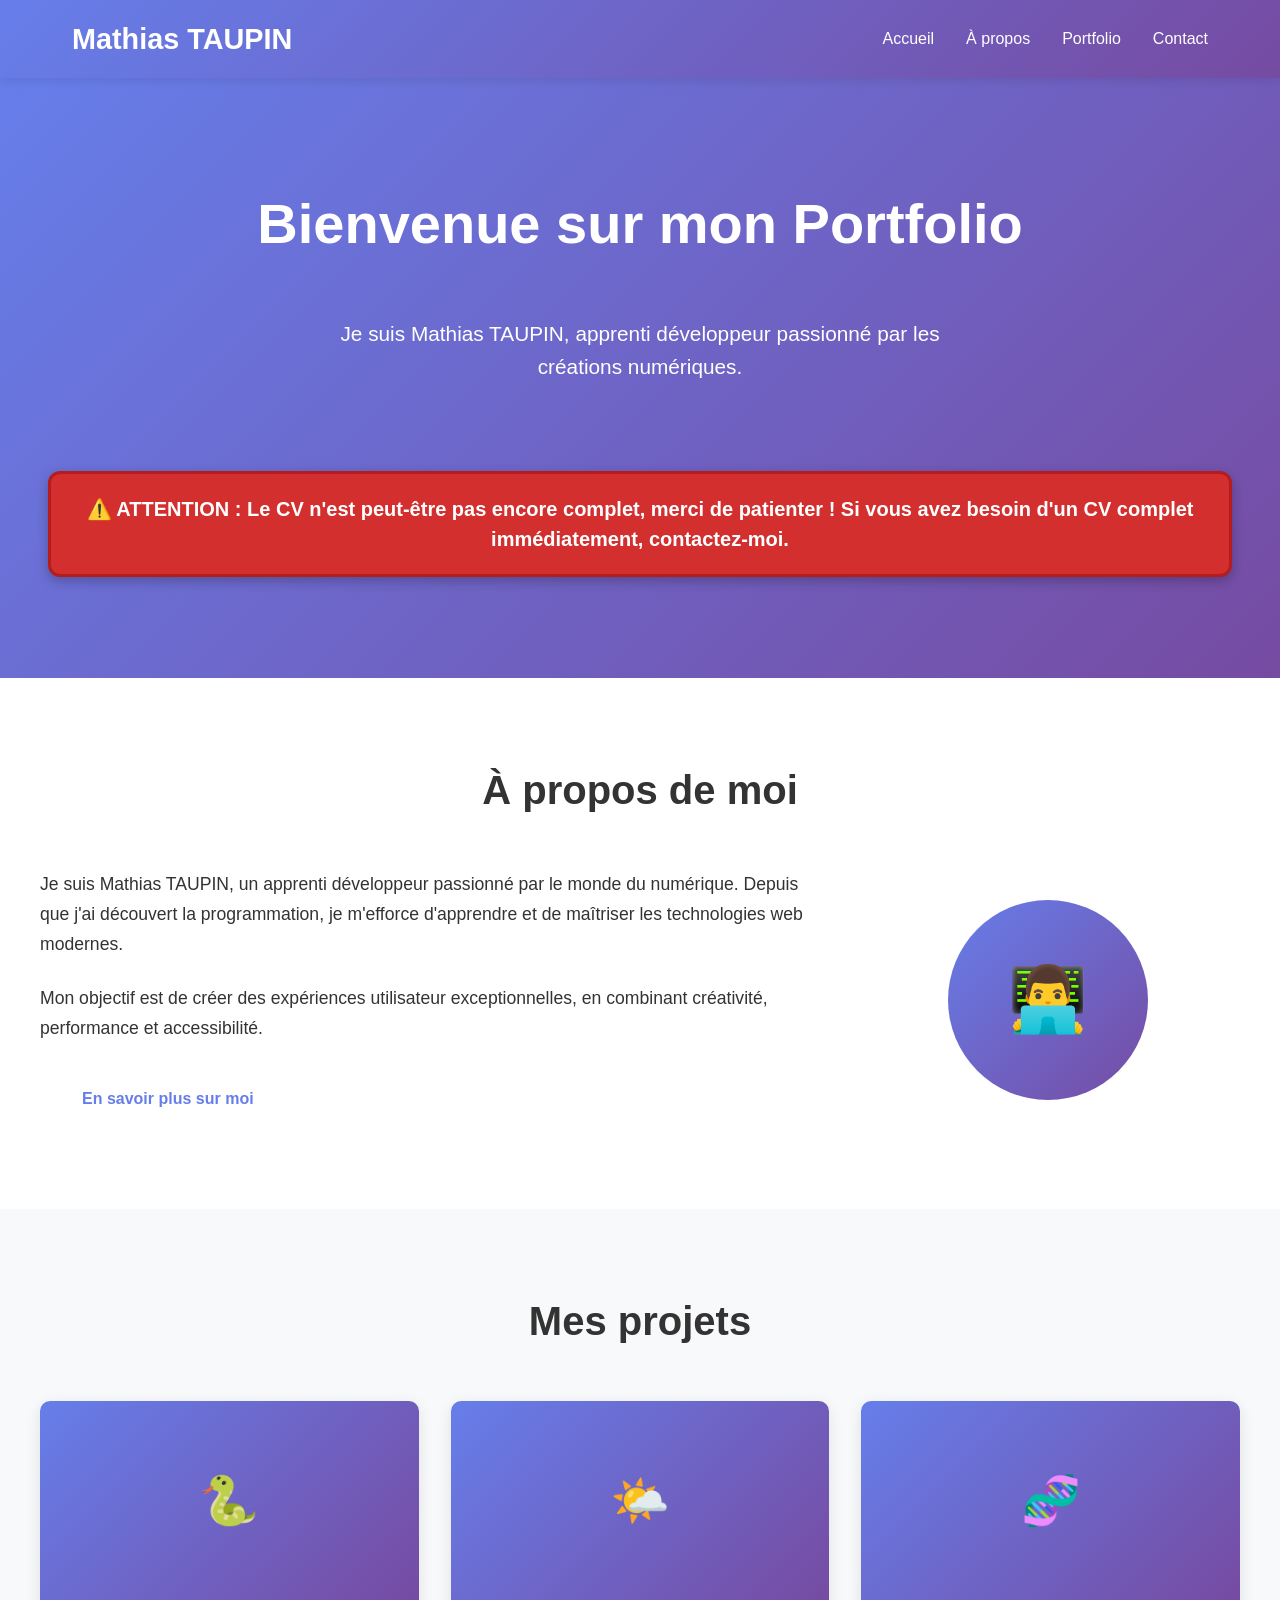
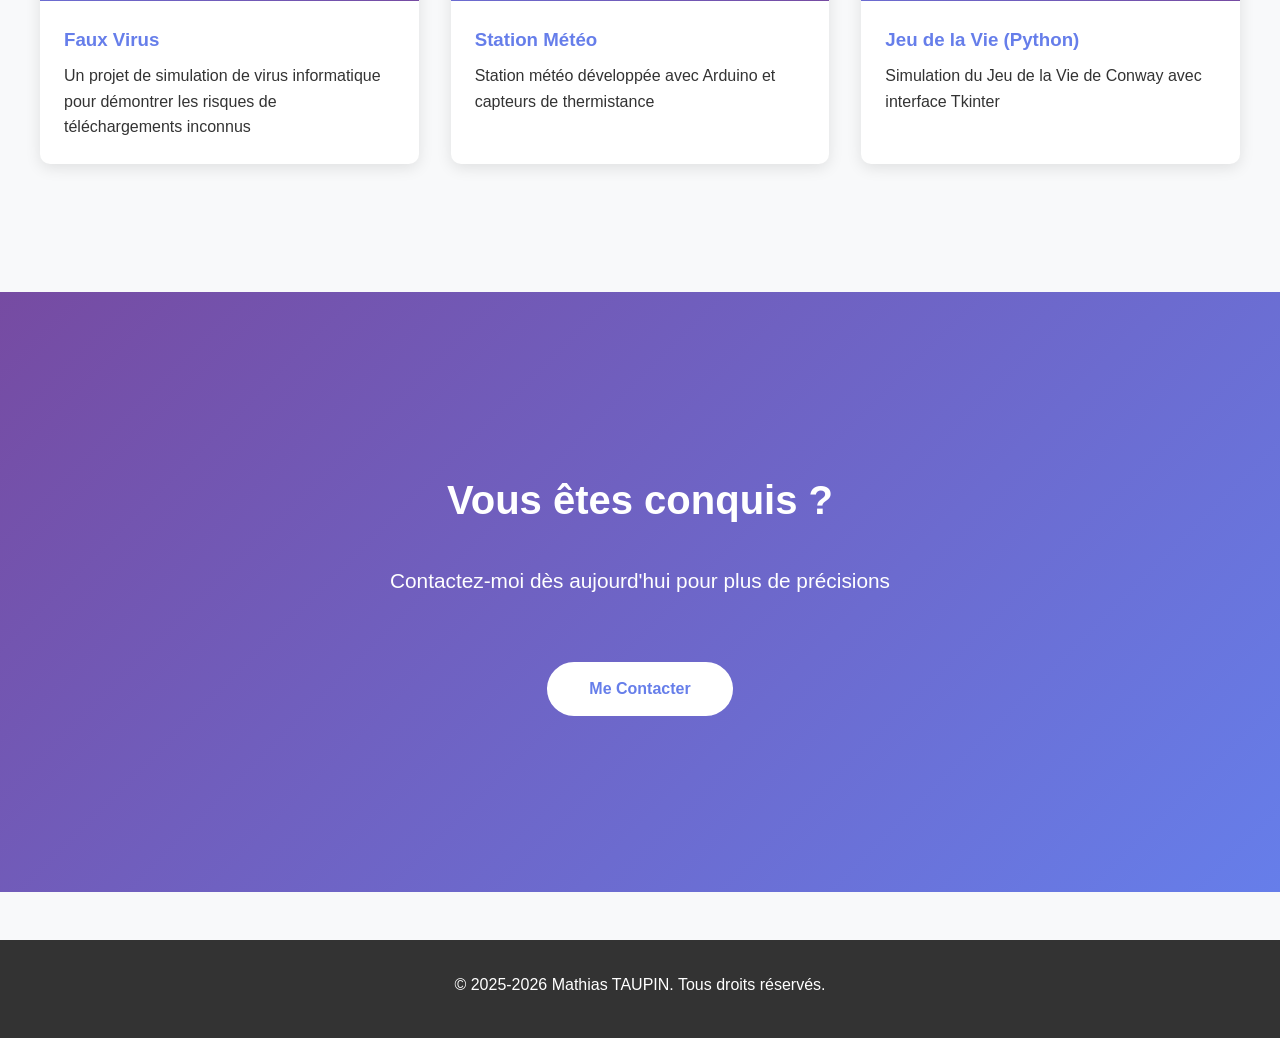
<file: index.html>
<!DOCTYPE html>
<html lang="fr">
<head>
    <meta charset="UTF-8">
    <meta name="viewport" content="width=device-width, initial-scale=1.0">
    <title>Portfolio Mathias TAUPIN</title>
    <link rel="stylesheet" href="css/styles.css">
</head>
<body>
    <!-- Header -->
    <header>
        
        <nav>
            <div class="logo">Mathias TAUPIN</div>
            <ul class="nav-links">
                <li><a onclick="scrollToSection('accueil')">Accueil</a></li>
                <li><a href="about/index.html">À propos</a></li>
                <li><a onclick="scrollToSection('portfolio')">Portfolio</a></li>
                <li><a href="contact/index.html">Contact</a></li>
            </ul>
            <button class="toggle-menu" onclick="toggleMenu()">☰</button>
        </nav>
    </header>

    <!-- Hero Section -->
    <section class="hero" id="accueil">
        <h1>Bienvenue sur mon Portfolio</h1>
        <p>Je suis Mathias TAUPIN, apprenti développeur passionné par les créations numériques.</p>
        <a href="contact/index.html" class="warning-banner" style="display: inline-block; max-width: 1200px; width: calc(100% - 2rem); margin: 1.5rem auto 0; padding: 1.25rem 2rem; background-color: #d32f2f; color: #fff; border: 3px solid #b71c1c; border-radius: 0.75rem; font-size: 1.25rem; font-weight: 700; box-shadow: 0 4px 12px rgba(0, 0, 0, 0.25); text-decoration: none; text-align: center; line-height: 1.5; box-sizing: border-box;">⚠️ ATTENTION : Le CV n'est peut-être pas encore complet, merci de patienter ! Si vous avez besoin d'un CV complet immédiatement, contactez-moi.</a>
    </section>

    <!-- About Section -->
    <section class="about">
        <div class="about-container">
            <h2 class="section-title">À propos de moi</h2>
            <div class="about-content">
                <div class="about-text">
                    <p>Je suis Mathias TAUPIN, un apprenti développeur passionné par le monde du numérique. Depuis que j'ai découvert la programmation, je m'efforce d'apprendre et de maîtriser les technologies web modernes.</p>
                    <p>Mon objectif est de créer des expériences utilisateur exceptionnelles, en combinant créativité, performance et accessibilité.</p>
                    <a href="about/index.html" class="cta-button">En savoir plus sur moi</a>
                </div>
                <div class="about-image">
                    <!-- Vous pouvez ajouter une photo ici -->
                    <div class="placeholder-image">👨‍💻</div>
                </div>
            </div>
        </div>
    </section>

    <!-- Portfolio Section -->
    <section class="portfolio" id="portfolio">
        <div class="portfolio-container">
            <h2 class="section-title">Mes projets</h2>
            <div class="portfolio-grid">
                <article class="portfolio-item" onclick="window.location.href='projects/01-faux-virus/index.html'">
                    <div class="portfolio-image">🐍</div>
                    <div class="portfolio-info">
                        <h3>Faux Virus</h3>
                        <p>Un projet de simulation de virus informatique pour démontrer les risques de téléchargements inconnus</p>
                    </div>
                </article>
                <article class="portfolio-item" onclick="window.location.href='projects/02-station-meteo/index.html'">
                    <div class="portfolio-image">🌤️</div>
                    <div class="portfolio-info">
                        <h3>Station Météo</h3>
                        <p>Station météo développée avec Arduino et capteurs de thermistance</p>
                    </div>
                </article>
                <article class="portfolio-item" onclick="window.location.href='projects/03-jeu-de-la-vie/index.html'">
                    <div class="portfolio-image">🧬</div>
                    <div class="portfolio-info">
                        <h3>Jeu de la Vie (Python)</h3>
                        <p>Simulation du Jeu de la Vie de Conway avec interface Tkinter</p>
                    </div>
                </article>
            </div>
        </div>
    </section>

    <!-- Contact Section -->
    <section class="hero" id="contact" style="background: linear-gradient(135deg, #764ba2 0%, #667eea 100%); margin-top: 3rem;">
        <h2 style="font-size: 2.5rem;">Vous êtes conquis ?</h2>
        <p>Contactez-moi dès aujourd'hui pour plus de précisions</p>
        <button class="cta-button" onclick="window.location.href='contact/index.html'">Me Contacter</button>
    </section>

    <!-- Footer -->
    <footer>
        <p>&copy; 2025-2026 Mathias TAUPIN. Tous droits réservés.</p>
    </footer>

    <script src="js/script.js"></script>
</body>
</html>
</file>
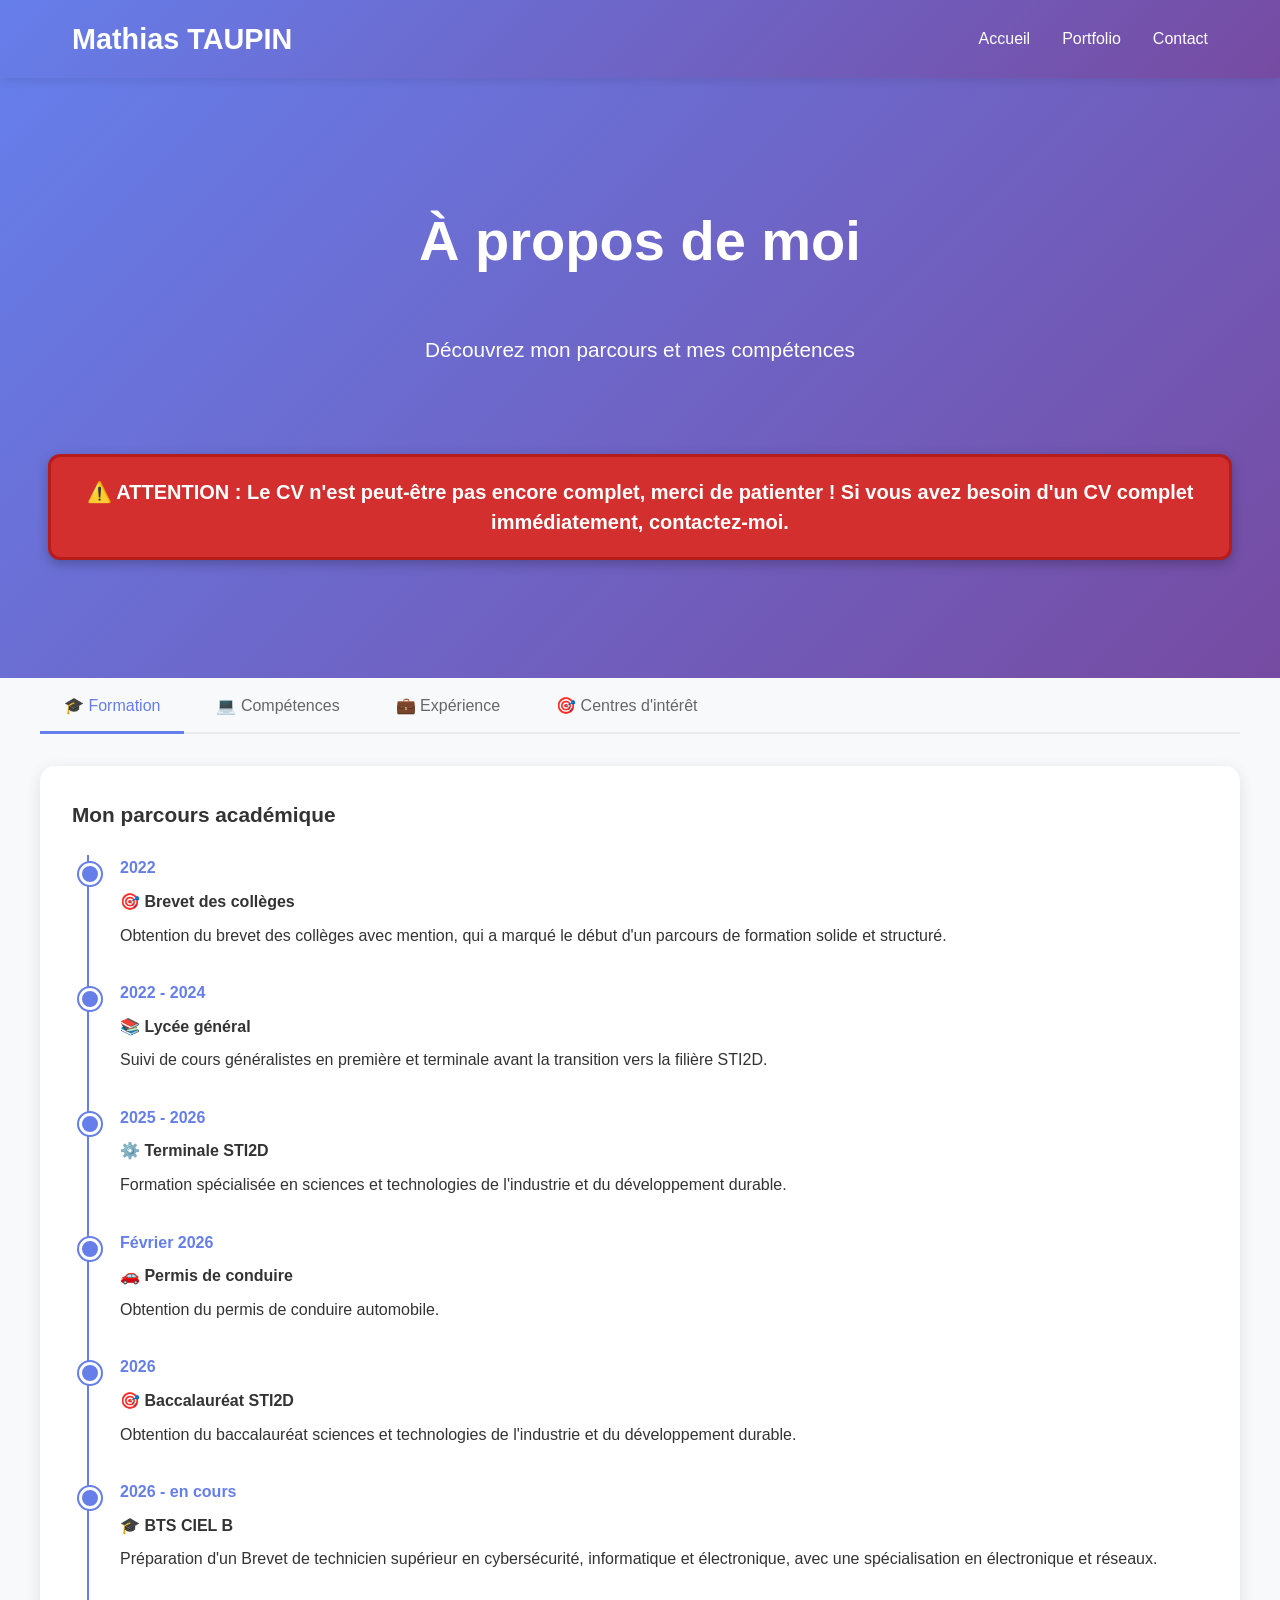
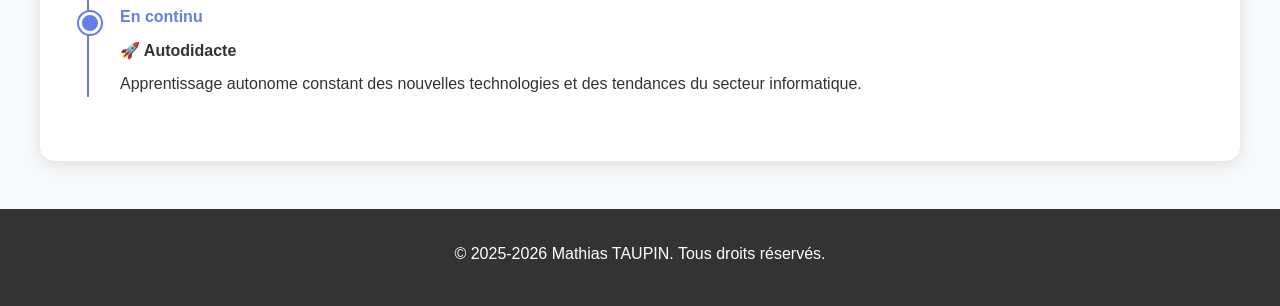
<file: about/index.html>
<!DOCTYPE html>
<html lang="fr">
<head>
    <meta charset="UTF-8">
    <meta name="viewport" content="width=device-width, initial-scale=1.0">
    <title>À propos - Mathias TAUPIN</title>
    <link rel="stylesheet" href="../css/styles.css">
    <link rel="stylesheet" href="css/about.css">
</head>
<body>
    <!-- Header -->
    <header>
        <nav>
            <div class="logo">Mathias TAUPIN</div>
            <ul class="nav-links">
                <li><a href="../index.html">Accueil</a></li>
                <li><a href="../index.html#portfolio">Portfolio</a></li>
                <li><a href="../contact/index.html">Contact</a></li>
            </ul>
            <button class="toggle-menu" onclick="toggleMenu()">☰</button>
        </nav>
    </header>

    <!-- Hero Section -->
    <section class="hero">
        <h1>À propos de moi</h1>
        <p>Découvrez mon parcours et mes compétences</p>
        <a href="../contact/index.html" class="warning-banner" style="display: inline-block; max-width: 1200px; width: calc(100% - 2rem); margin: 1.5rem auto 0; padding: 1.25rem 2rem; background-color: #d32f2f; color: #fff; border: 3px solid #b71c1c; border-radius: 0.75rem; font-size: 1.25rem; font-weight: 700; box-shadow: 0 4px 12px rgba(0, 0, 0, 0.25); text-decoration: none; text-align: center; line-height: 1.5; box-sizing: border-box;">⚠️ ATTENTION : Le CV n'est peut-être pas encore complet, merci de patienter ! Si vous avez besoin d'un CV complet immédiatement, contactez-moi.</a>

    </section>

    
    <!-- About Content -->
    <section class="about-details">
        <div class="about-container">
            <div class="tabs-container">
                <div class="tabs-nav">
                    <button class="tab-button active" onclick="switchTab('formation')">🎓 Formation</button>
                    <button class="tab-button" onclick="switchTab('competences')">💻 Compétences</button>
                    <button class="tab-button" onclick="switchTab('experience')">💼 Expérience</button>
                    <button class="tab-button" onclick="switchTab('interets')">🎯 Centres d'intérêt</button>
                </div>

            <div class="tabs-content">
                <div class="tab-content active" id="formation">
                    <h3>Mon parcours académique</h3>
                    <div class="timeline">
                        <div class="timeline-item">
                            <div class="timeline-date">2022</div>
                            <div class="timeline-content">
                                <h4>🎯 Brevet des collèges</h4>
                                <p>Obtention du brevet des collèges avec mention, qui a marqué le début d'un parcours de formation solide et structuré.</p>
                            </div>
                        </div>
                        <div class="timeline-item">
                            <div class="timeline-date">2022 - 2024</div>
                            <div class="timeline-content">
                                <h4>📚 Lycée général</h4>
                                <p>Suivi de cours généralistes en première et terminale avant la transition vers la filière STI2D.</p>
                            </div>
                        </div>
                        <div class="timeline-item">
                            <div class="timeline-date">2025 - 2026</div>
                            <div class="timeline-content">
                                <h4>⚙️ Terminale STI2D</h4>
                                <p>Formation spécialisée en sciences et technologies de l'industrie et du développement durable.</p>
                            </div>
                        </div>
                        <div class="timeline-item">
                            <div class="timeline-date">Février 2026</div>
                            <div class="timeline-content">
                                <h4>🚗 Permis de conduire</h4>
                                <p>Obtention du permis de conduire automobile.</p>
                            </div>
                        </div>
                        <div class="timeline-item">
                            <div class="timeline-date">2026</div>
                            <div class="timeline-content">
                                <h4>🎯 Baccalauréat STI2D</h4>
                                <p>Obtention du baccalauréat sciences et technologies de l'industrie et du développement durable.</p>
                            </div>
                        </div>
                        <div class="timeline-item">
                            <div class="timeline-date">2026 - en cours</div>
                            <div class="timeline-content">
                                <h4>🎓 BTS CIEL B</h4>
                                <p>Préparation d'un Brevet de technicien supérieur en cybersécurité, informatique et électronique, avec une spécialisation en électronique et réseaux.</p>
                            </div>
                        </div>
                        <div class="timeline-item">
                            <div class="timeline-date">En continu</div>
                            <div class="timeline-content">
                                <h4>🚀 Autodidacte</h4>
                                <p>Apprentissage autonome constant des nouvelles technologies et des tendances du secteur informatique.</p>
                            </div>
                        </div>
                    </div>
                </div>

                <div class="tab-content" id="competences">
                    <h3>Compétences techniques</h3>

                    <div class="competence-section">
                        <h4>💻 Technologies informatiques</h4>
                        <div class="skills-grid">
                            <div class="skill-category">
                                <h5>🧠 Langages de programmation</h5>
                                <ul>
                                    <li><strong>Programmation générale :</strong> Python, JavaScript, PHP, SQL</li>
                                    <li><strong>Web :</strong> HTML5, CSS3, JavaScript</li>
                                    <li><strong>Électronique / embarqué :</strong> Arduino, C++</li>
                                </ul>
                            </div>
                            <div class="skill-category">
                                <h5>🛠️ Outils et environnements</h5>
                                <ul>
                                    <li><strong>Versionnement :</strong> Git & GitHub</li>
                                    <li><strong>Éditeur :</strong> VS Code</li>
                                    <li><strong>Conteneurisation :</strong> Docker</li>
                                    <li><strong>Environnements :</strong> Windows, Linux (Ubuntu, Debian)</li>
                                </ul>
                            </div>
                        </div>
                    </div>

                    <div class="competence-section">
                        <h4>🔧 Systèmes et environnements</h4>
                        <div class="skills-grid">
                            <div class="skill-category">
                                <h5>💻 Systèmes d'exploitation</h5>
                                <ul>
                                    <li><strong>Principal :</strong> Windows</li>
                                    <li><strong>Secondaire :</strong> Linux (Ubuntu, Debian)</li>
                                </ul>
                            </div>
                        </div>
                    </div>

                    <div class="competence-section">
                        <h4>📈 Compétences transversales</h4>
                        <div class="skills-grid">
                            <div class="skill-category">
                                <h5>🤝 Compétences personnelles</h5>
                                <ul>
                                    <li>Résolution de problèmes</li>
                                    <li>Travail en équipe</li>
                                    <li>Apprentissage autonome</li>
                                    <li>Communication technique</li>
                                </ul>
                            </div>
                        </div>
                    </div>
                </div>

                <div class="tab-content" id="experience">
                    <h3>Mon expérience professionnelle</h3>
                    <div class="timeline">
                        <div class="timeline-item">
                            <div class="timeline-date">2020</div>
                            <div class="timeline-content">
                                <h4>🏭 Stage de découverte - SAS BOUTTE</h4>
                                <p>Stage d'une semaine pour découvrir le monde professionnel et les métiers de l'industrie.</p>
                            </div>
                        </div>
                        <div class="timeline-item">
                            <div class="timeline-date">2022</div>
                            <div class="timeline-content">
                                <h4>🏭 Stage de découverte - SAS BOUTTE</h4>
                                <p>Deuxième stage de découverte d'une semaine pour approfondir mes connaissances du secteur industriel.</p>
                            </div>
                        </div>
                        <div class="timeline-item">
                            <div class="timeline-date">2024</div>
                            <div class="timeline-content">
                                <h4>📦 Travail d'été - SAS BOUTTE</h4>
                                <p>Travail saisonnier d'une semaine en tant que manutentionnaire, permettant de développer le sens des responsabilités et le travail d'équipe.</p>
                            </div>
                        </div>
                        <div class="timeline-item">
                            <div class="timeline-date">2025</div>
                            <div class="timeline-content">
                                <h4>🔧 Contrat temporaire - Lenne Création</h4>
                                <p>Contrat de deux semaines pendant les vacances scolaires en tant qu'aide monteur, expérience enrichissante dans le domaine de la création et de l'assemblage.</p>
                            </div>
                        </div>
                        <div class="timeline-item">
                            <div class="timeline-date">2025</div>
                            <div class="timeline-content">
                                <h4>📦 Travail d'été - SAS BOUTTE</h4>
                                <p>Travail saisonnier de deux semaines en tant que préparateur de commandes, permettant de développer le sens des responsabilités et le travail d'équipe.</p>
                            </div>
                        </div>
                        <div class="timeline-item">
                            <div class="timeline-date">2026</div>
                            <div class="timeline-content">
                                <h4>🔧 Contrat temporaire - Lenne Création</h4>
                                <p>Contrat de trois semaines pendant les vacances scolaires en tant qu'aide monteur, expérience enrichissante dans le domaine de la création et de l'assemblage.</p>
                            </div>
                        </div>
                        <div class="timeline-item">
                            <div class="timeline-date">2026</div>
                            <div class="timeline-content">
                                <h4>📦 Travail d'été - SAS BOUTTE</h4>
                                <p>Travail saisonnier d'un mois en tant que manutentionnaire, permettant de développer le sens des responsabilités et le travail d'équipe.</p>
                            </div>
                        </div>
                    </div>
                </div>

                <div class="tab-content" id="interets">
                    <h3>Ce qui me passionne</h3>
                    <div class="interests-grid">
                        <div class="interest-item">
                            <span class="interest-icon">⚙</span>
                            <h4>Électronique & Bricolage</h4>
                            <p>Expérimentation avec Arduino, Raspberry Pi et projets DIY technologiques.</p>
                        </div>
                        <div class="interest-item">
                            <span class="interest-icon">◊</span>
                            <h4>Jeux vidéo</h4>
                            <p>Passionné par les jeux vidéo, leur mécanique et leur développement.</p>
                        </div>
                        <div class="interest-item">
                            <span class="interest-icon">♻️</span>
                            <h4>Technologies durables</h4>
                            <p>Intérêt pour les solutions technologiques respectueuses de l'environnement.</p>
                        </div>
                        <div class="interest-item">
                            <span class="interest-icon">✦</span>
                            <h4>Sports & Activités</h4>
                            <p>Pratique régulière d'activités sportives pour l'équilibre et la forme physique.</p>
                        </div>
                        <div class="interest-item">
                            <span class="interest-icon">♫</span>
                            <h4>Musique & Culture</h4>
                            <p>Écoute et découverte de nouveaux artistes et genres musicaux.</p>
                        </div>
                    </div>
                </div>
            </div>
        </div>
    </section>

    <!-- Footer -->
    <footer>
        <p>&copy; 2025-2026 Mathias TAUPIN. Tous droits réservés.</p>
    </footer>

    <script src="../js/script.js"></script>
    <script src="js/about.js"></script>
</body>
</html>
</file>
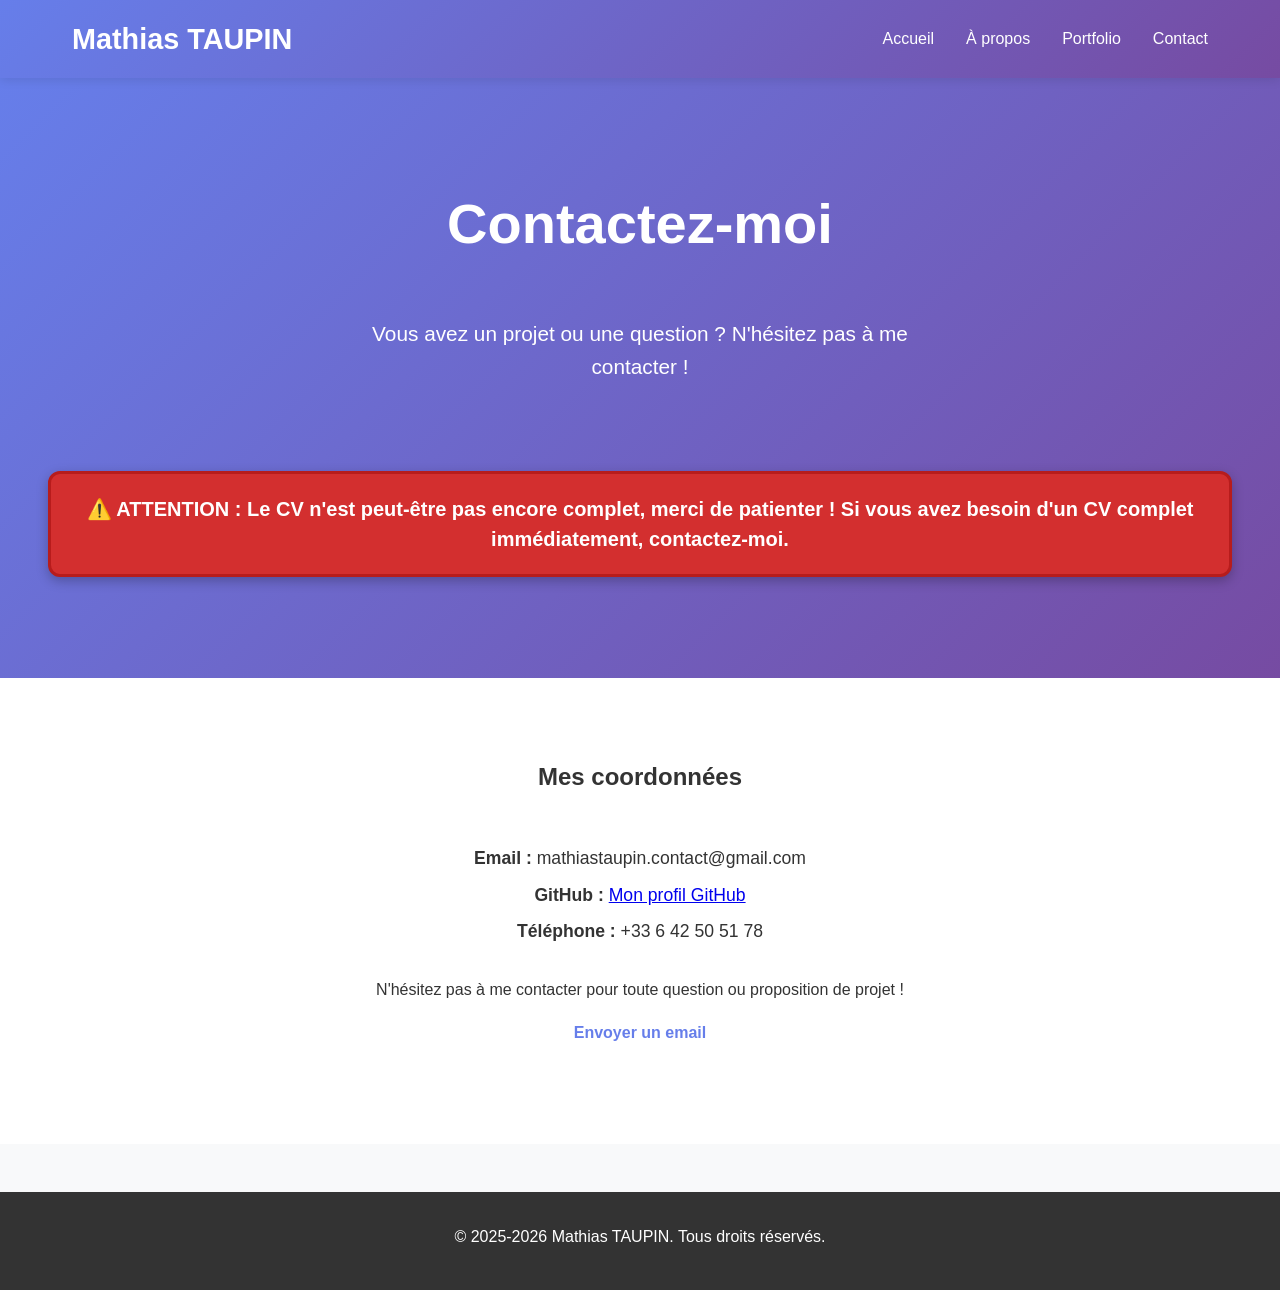
<file: contact/index.html>
<!DOCTYPE html>
<html lang="fr">
<head>
    <meta charset="UTF-8">
    <meta name="viewport" content="width=device-width, initial-scale=1.0">
    <title>Contact - Mathias TAUPIN</title>
    <link rel="stylesheet" href="../css/styles.css">
    <link rel="stylesheet" href="css/contact.css">
</head>
<body>
    <!-- Header -->
    <header>
        <nav>
            <div class="logo">Mathias TAUPIN</div>
            <ul class="nav-links">
                <li><a href="../index.html">Accueil</a></li>
                <li><a href="../about/index.html">À propos</a></li>
                <li><a href="../index.html#portfolio">Portfolio</a></li>
                <li><a href="../index.html#contact">Contact</a></li>
            </ul>
            <button class="toggle-menu" onclick="toggleMenu()">☰</button>
        </nav>
    </header>

    <!-- Hero Section -->
    <section class="hero">
        <h1>Contactez-moi</h1>
        <p>Vous avez un projet ou une question ? N'hésitez pas à me contacter !</p>
        <a href="../contact/index.html" class="warning-banner" style="display: inline-block; max-width: 1200px; width: calc(100% - 2rem); margin: 1.5rem auto 0; padding: 1.25rem 2rem; background-color: #d32f2f; color: #fff; border: 3px solid #b71c1c; border-radius: 0.75rem; font-size: 1.25rem; font-weight: 700; box-shadow: 0 4px 12px rgba(0, 0, 0, 0.25); text-decoration: none; text-align: center; line-height: 1.5; box-sizing: border-box;">⚠️ ATTENTION : Le CV n'est peut-être pas encore complet, merci de patienter ! Si vous avez besoin d'un CV complet immédiatement, contactez-moi.</a>
    </section>

    

    <!-- Contact Info -->
    <section class="contact-form">
        <div class="contact-container">
            <h2>Mes coordonnées</h2>
            <div class="contact-info">
                <p><strong>Email :</strong> mathiastaupin.contact@gmail.com</p>
                <p><strong>GitHub :</strong> <a href="https://github.com/MathiasTaupin" target="_blank">Mon profil GitHub</a></p>
                <p><strong>Téléphone :</strong> +33 6 42 50 51 78</p>
            </div>
            
            <div style="text-align: center; margin-top: 2rem;">
                <p>N'hésitez pas à me contacter pour toute question ou proposition de projet !</p>
                <a href="mailto:mathiastaupin.contact@gmail.com" class="cta-button">Envoyer un email</a>
            </div>
        </div>
    </section>

    <!-- Footer -->
    <footer>
        <p>&copy; 2025-2026 Mathias TAUPIN. Tous droits réservés.</p>
    </footer>

    <script src="../js/script.js"></script>
</body>
</html>
</file>
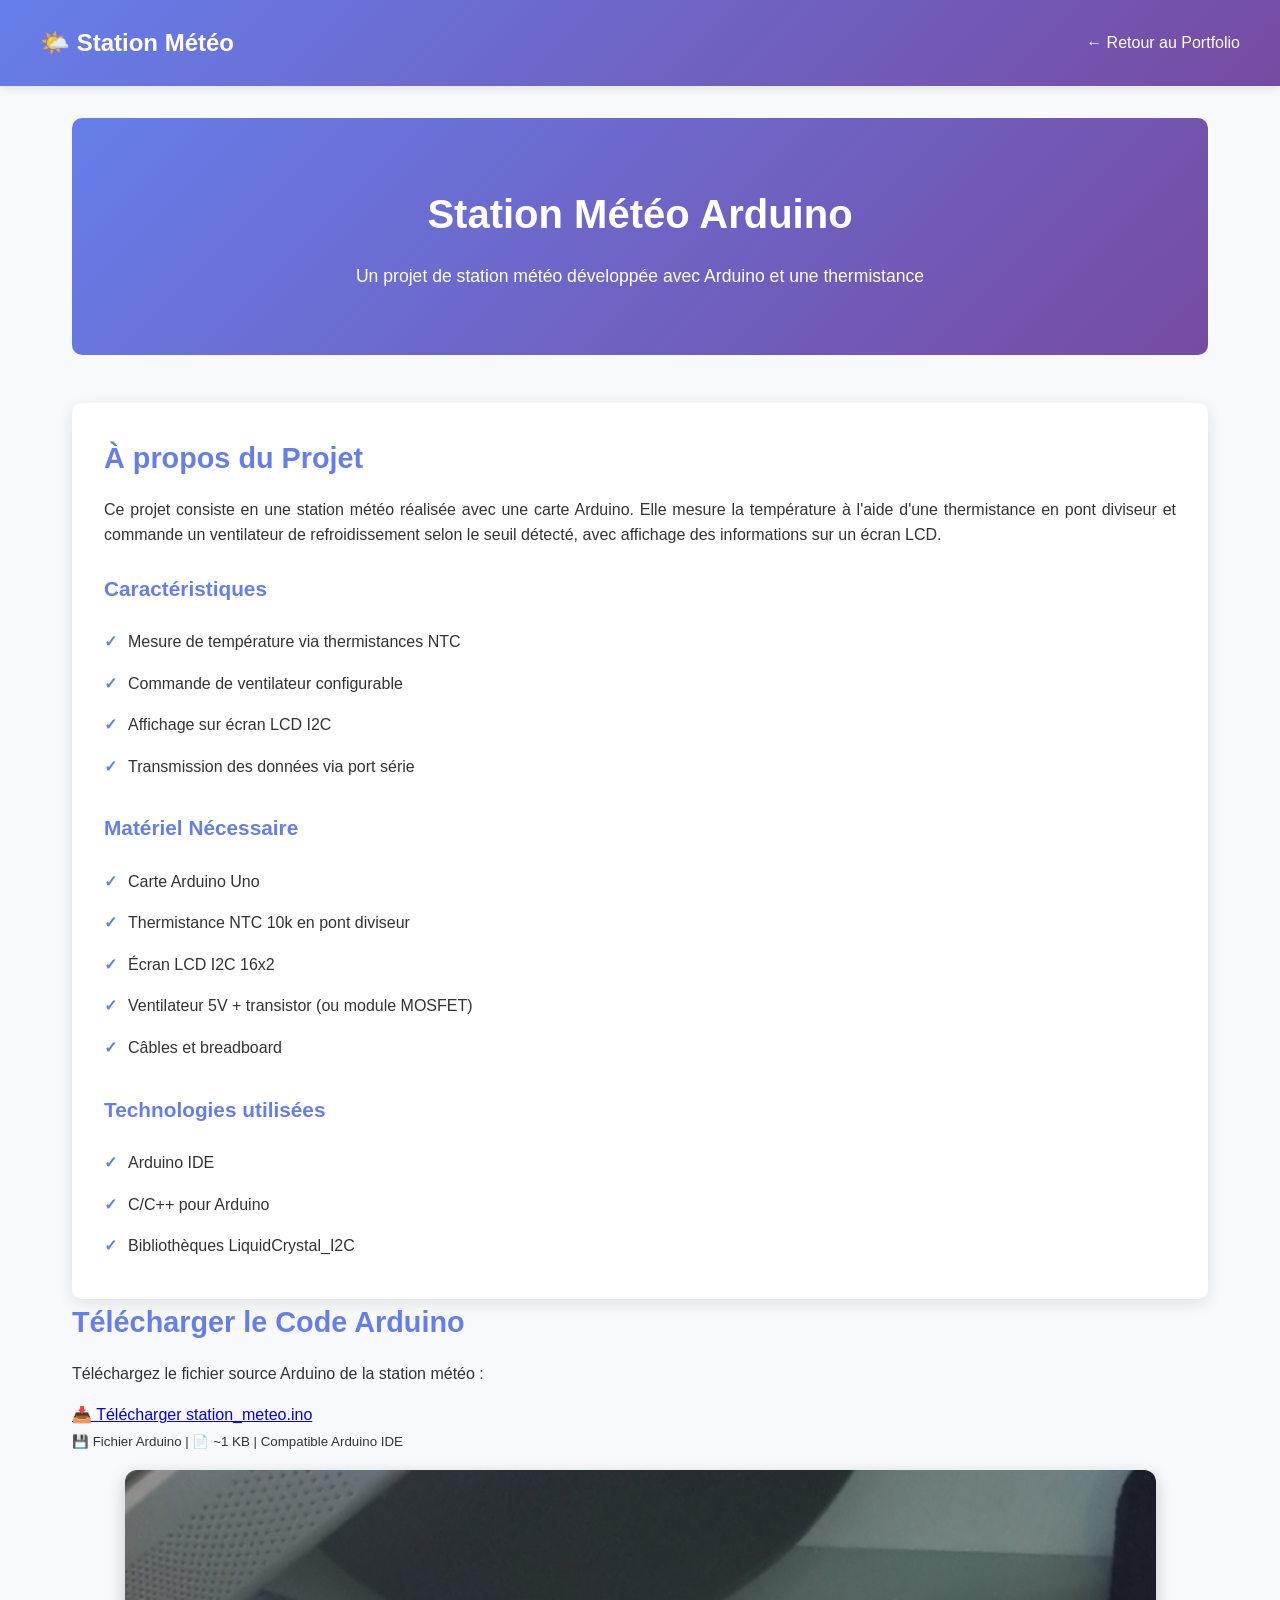
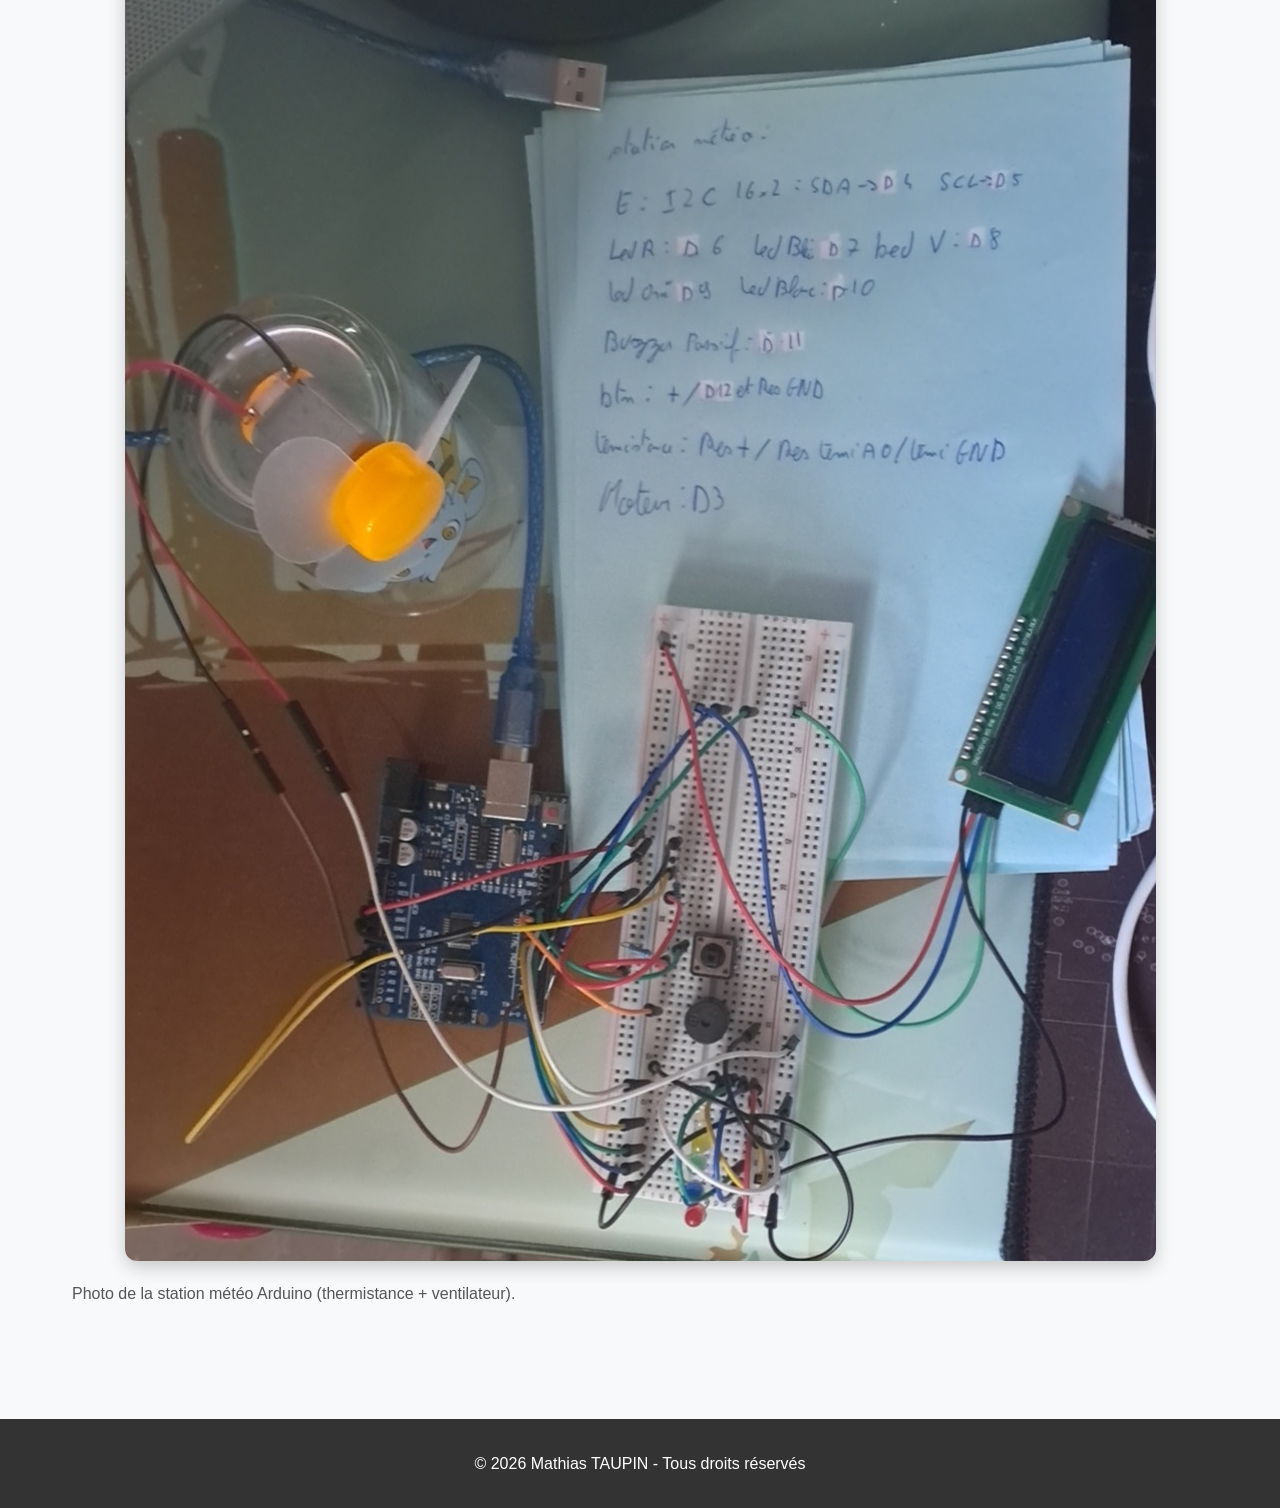
<file: projects/02-station-meteo/index.html>
<!DOCTYPE html>
<html lang="fr">
<head>
    <meta charset="UTF-8">
    <meta name="viewport" content="width=device-width, initial-scale=1.0">
    <title>Station Météo - Application Web</title>
    <link rel="stylesheet" href="css/styles.css">
</head>
<body>
    <header>
        <nav>
            <div class="logo">🌤️ Station Météo</div>
            <a href="../../index.html" class="back-link">← Retour au Portfolio</a>
        </nav>
    </header>

    <main>
        <section class="project-hero">
            <h1>Station Météo Arduino</h1>
            <p>Un projet de station météo développée avec Arduino et une thermistance</p>
        </section>

        <section class="project-info">
            <div class="info-container">
                <h2>À propos du Projet</h2>
                <p>Ce projet consiste en une station météo réalisée avec une carte Arduino. Elle mesure la température à l'aide d'une thermistance en pont diviseur et commande un ventilateur de refroidissement selon le seuil détecté, avec affichage des informations sur un écran LCD.</p>

                <h3>Caractéristiques</h3>
                <ul>
                    <li>Mesure de température via thermistances NTC</li>
                    <li>Commande de ventilateur configurable</li>
                    <li>Affichage sur écran LCD I2C</li>
                    <li>Transmission des données via port série</li>

                <h3>Matériel Nécessaire</h3>
                <ul>
                    <li>Carte Arduino Uno</li>
                    <li>Thermistance NTC 10k en pont diviseur</li>
                    <li>Écran LCD I2C 16x2</li>
                    <li>Ventilateur 5V + transistor (ou module MOSFET)
                    <li>Câbles et breadboard</li>
                </ul>

                <h3>Technologies utilisées</h3>
                <ul>
                    <li>Arduino IDE</li>
                    <li>C/C++ pour Arduino</li>
                    <li>Bibliothèques LiquidCrystal_I2C</li>
                </ul>
            </div>
        </section>

        <section class="download-section">
            <div class="info-container">
                <h2>Télécharger le Code Arduino</h2>
                <p>Téléchargez le fichier source Arduino de la station météo :</p>
                <a href="assets/station_meteo.ino" download="station_meteo.ino" class="download-btn">
                    📥 Télécharger station_meteo.ino
                </a>
                <p class="download-info"><small>💾 Fichier Arduino | 📄 ~1 KB | Compatible Arduino IDE</small></p>
            </div>
        </section>

        <section class="project-image">
            <div class="info-container" style="text-align:center; margin-bottom:2rem;">
                <img src="assets/station_meteo.jpg" alt="Station météo Arduino" style="max-width:100%; height:auto; border-radius:12px; box-shadow:0 6px 18px rgba(0,0,0,0.2);">
                <p style="color:#555; margin-top:0.8rem;">Photo de la station météo Arduino (thermistance + ventilateur).</p>
            </div>
        </section>
    </main>

    <footer>
        <p>&copy; 2026 Mathias TAUPIN - Tous droits réservés</p>
    </footer>

    <script src="js/script.js"></script>
</body>
</html>
</file>
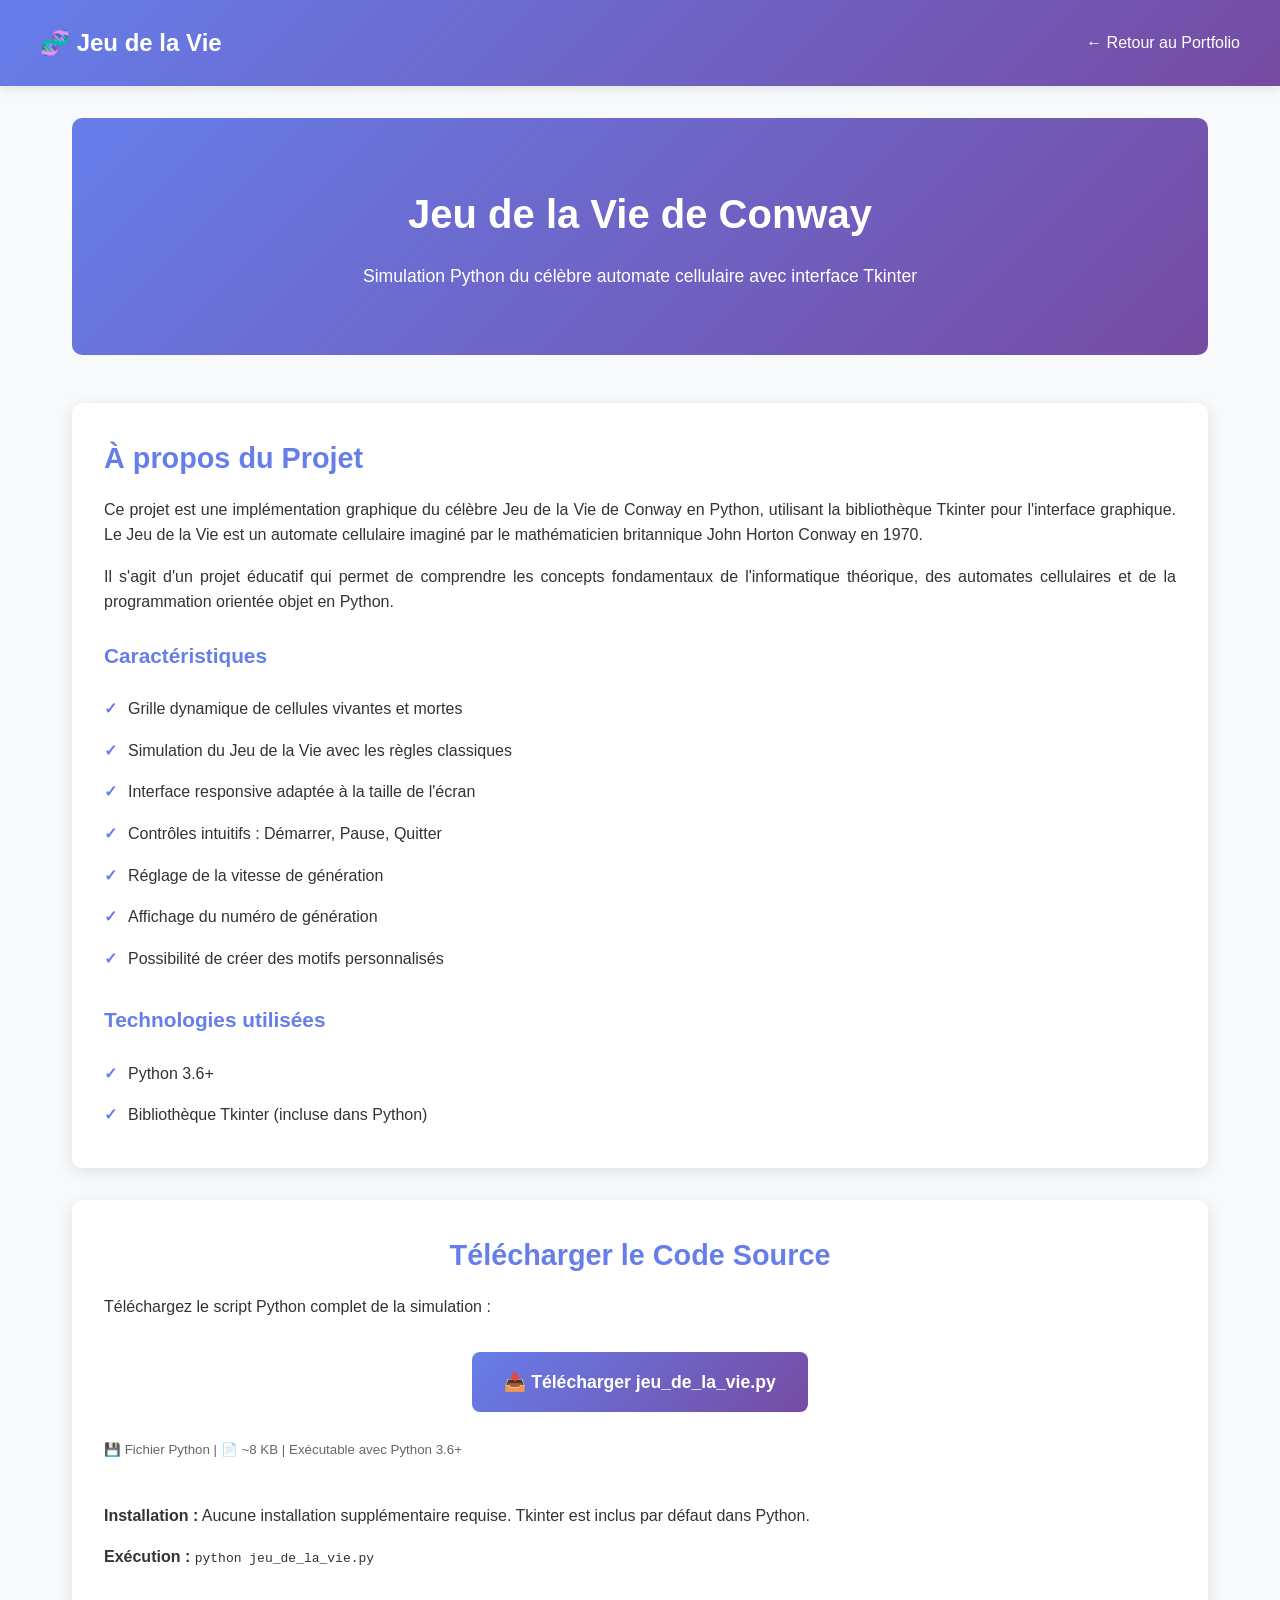
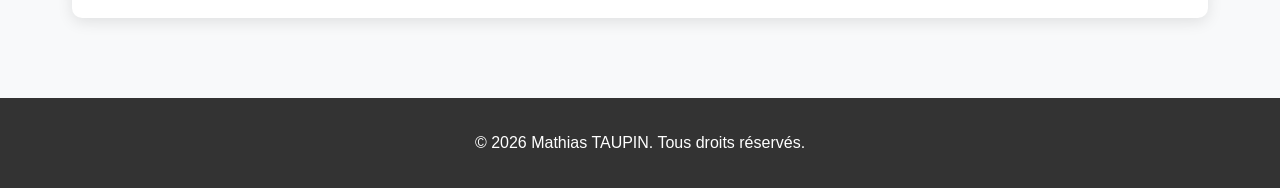
<file: projects/03-jeu-de-la-vie/index.html>
<!DOCTYPE html>
<html lang="fr">
<head>
    <meta charset="UTF-8">
    <meta name="viewport" content="width=device-width, initial-scale=1.0">
    <title>Jeu de la Vie - Mathias TAUPIN</title>
    <link rel="stylesheet" href="css/styles.css">
</head>
<body>
    <header>
        <nav>
            <div class="logo">🧬 Jeu de la Vie</div>
            <a href="../../index.html" class="back-link">← Retour au Portfolio</a>
        </nav>
    </header>

    <main>
        <section class="project-hero">
            <h1>Jeu de la Vie de Conway</h1>
            <p>Simulation Python du célèbre automate cellulaire avec interface Tkinter</p>
        </section>

        <section class="project-info">
            <div class="info-container">
                <h2>À propos du Projet</h2>
                <p>Ce projet est une implémentation graphique du célèbre Jeu de la Vie de Conway en Python, utilisant la bibliothèque Tkinter pour l'interface graphique. Le Jeu de la Vie est un automate cellulaire imaginé par le mathématicien britannique John Horton Conway en 1970.</p>

                <p>Il s'agit d'un projet éducatif qui permet de comprendre les concepts fondamentaux de l'informatique théorique, des automates cellulaires et de la programmation orientée objet en Python.</p>

                <h3>Caractéristiques</h3>
                <ul>
                    <li>Grille dynamique de cellules vivantes et mortes</li>
                    <li>Simulation du Jeu de la Vie avec les règles classiques</li>
                    <li>Interface responsive adaptée à la taille de l'écran</li>
                    <li>Contrôles intuitifs : Démarrer, Pause, Quitter</li>
                    <li>Réglage de la vitesse de génération</li>
                    <li>Affichage du numéro de génération</li>
                    <li>Possibilité de créer des motifs personnalisés</li>
                </ul>

                <h3>Technologies utilisées</h3>
                <ul>
                    <li>Python 3.6+</li>
                    <li>Bibliothèque Tkinter (incluse dans Python)</li>
                </ul>
            </div>
        </section>

        <section class="download-section">
            <div class="info-container">
                <h2>Télécharger le Code Source</h2>
                <p>Téléchargez le script Python complet de la simulation :</p>
                <a href="assets/jeu-de-la-vie.py" download="jeu_de_la_vie.py" class="download-btn">
                    📥 Télécharger jeu_de_la_vie.py
                </a>
                <p class="download-info"><small>💾 Fichier Python | 📄 ~8 KB | Exécutable avec Python 3.6+</small></p>
                <br>
                <p><strong>Installation :</strong> Aucune installation supplémentaire requise. Tkinter est inclus par défaut dans Python.</p>
                <p><strong>Exécution :</strong> <code>python jeu_de_la_vie.py</code></p>
            </div>
        </section>
    </main>

    <!-- Footer -->
    <footer>
        <p>&copy; 2026 Mathias TAUPIN. Tous droits réservés.</p>
    </footer>
</body>
</html>
</file>
<file: css/styles.css>
* {
    margin: 0;
    padding: 0;
    box-sizing: border-box;
}

body {
    font-family: 'Segoe UI', Tahoma, Geneva, Verdana, sans-serif;
    line-height: 1.6;
    color: #333;
    background: #f8f9fa;
}

/* Header et Navigation */
header {
    background: linear-gradient(135deg, #667eea 0%, #764ba2 100%);
    color: white;
    padding: 1rem 0;
    position: sticky;
    top: 0;
    z-index: 100;
    box-shadow: 0 2px 10px rgba(0,0,0,0.1);
}

nav {
    display: flex;
    justify-content: space-between;
    align-items: center;
    max-width: 1200px;
    margin: 0 auto;
    padding: 0 2rem;
}

.logo {
    font-size: 1.8rem;
    font-weight: bold;
}

.nav-links {
    display: flex;
    list-style: none;
    gap: 2rem;
}

.nav-links a {
    color: white;
    text-decoration: none;
    transition: opacity 0.3s;
    cursor: pointer;
}

.nav-links a:hover {
    opacity: 0.8;
    text-decoration: underline;
}

.toggle-menu {
    display: none;
    background: none;
    border: none;
    color: white;
    font-size: 1.5rem;
    cursor: pointer;
}

/* Section Hero */
.hero {
    background: linear-gradient(135deg, #667eea 0%, #764ba2 100%);
    color: white;
    padding: 6rem 2rem;
    text-align: center;
    min-height: 600px;
    display: flex;
    align-items: center;
    justify-content: center;
    flex-direction: column;
    gap: 2rem;
}

.hero h1 {
    font-size: 3.5rem;
    margin-bottom: 1rem;
    animation: slideDown 0.8s ease-out;
}

.hero p {
    font-size: 1.3rem;
    max-width: 600px;
    margin-bottom: 2rem;
    animation: fadeIn 1s ease-out;
}

.warning-banner {
    display: inline-block;
    max-width: 1200px;
    width: calc(100% - 2rem);
    margin: 1.5rem auto 0;
    padding: 1.25rem 2rem;
    background-color: #d32f2f !important;
    color: #fff !important;
    border: 3px solid #b71c1c;
    border-radius: 0.75rem;
    font-size: 1.25rem;
    font-weight: 700;
    box-shadow: 0 4px 12px rgba(0, 0, 0, 0.25);
    text-decoration: none !important;
    cursor: pointer;
    text-align: center;
    line-height: 1.5;
    box-sizing: border-box;
}

.warning-banner:hover,
.warning-banner:focus,
.warning-banner:visited {
    color: #fff !important;
    text-decoration: none !important;
}

.cta-button {
    display: inline-block;
    background: white;
    color: #667eea;
    padding: 1rem 2.5rem;
    border-radius: 50px;
    text-decoration: none;
    font-weight: bold;
    transition: all 0.3s;
    border: 2px solid white;
    cursor: pointer;
    font-size: 1rem;
}

.cta-button:hover {
    background: transparent;
    color: white;
    transform: scale(1.05);
}

/* Section About */
.about {
    padding: 5rem 2rem;
    background: white;
}

.about-container {
    max-width: 1200px;
    margin: 0 auto;
}

.about-content {
    display: grid;
    grid-template-columns: 2fr 1fr;
    gap: 3rem;
    align-items: center;
}

.about-text p {
    margin-bottom: 1.5rem;
    font-size: 1.1rem;
    line-height: 1.7;
}

.placeholder-image {
    width: 200px;
    height: 200px;
    background: linear-gradient(135deg, #667eea 0%, #764ba2 100%);
    border-radius: 50%;
    display: flex;
    align-items: center;
    justify-content: center;
    font-size: 4rem;
    color: white;
    margin: 0 auto;
}

/* Section Features */
.features {
    max-width: 1200px;
    margin: -50px auto 3rem;
    padding: 0 2rem;
}

.features-grid {
    display: grid;
    grid-template-columns: repeat(auto-fit, minmax(280px, 1fr));
    gap: 2rem;
}

.feature-card {
    background: white;
    padding: 2rem;
    border-radius: 10px;
    text-align: center;
    box-shadow: 0 4px 15px rgba(0,0,0,0.1);
    transition: transform 0.3s, box-shadow 0.3s;
}

.feature-card:hover {
    transform: translateY(-10px);
    box-shadow: 0 8px 25px rgba(0,0,0,0.15);
}

.feature-icon {
    font-size: 3rem;
    margin-bottom: 1rem;
}

.feature-card h3 {
    margin-bottom: 1rem;
    color: #667eea;
}

/* Section Services */
.services {
    padding: 5rem 2rem;
    background: white;
}

.services-container {
    max-width: 1200px;
    margin: 0 auto;
}

.section-title {
    text-align: center;
    font-size: 2.5rem;
    margin-bottom: 3rem;
    color: #333;
}

.services-grid {
    display: grid;
    grid-template-columns: repeat(auto-fit, minmax(250px, 1fr));
    gap: 2rem;
}

.service-item {
    padding: 2rem;
    border-left: 4px solid #667eea;
    background: #f8f9fa;
    border-radius: 8px;
    transition: all 0.3s;
}

.service-item:hover {
    background: white;
    box-shadow: 0 5px 20px rgba(0,0,0,0.1);
    border-left-color: #764ba2;
}

.service-item h4 {
    color: #667eea;
    margin-bottom: 1rem;
    font-size: 1.3rem;
}

/* Section Portfolio */
.portfolio {
    padding: 5rem 2rem;
    background: #f8f9fa;
}

.portfolio-container {
    max-width: 1200px;
    margin: 0 auto;
}

.portfolio-grid {
    display: grid;
    grid-template-columns: repeat(auto-fit, minmax(300px, 1fr));
    gap: 2rem;
}

.portfolio-item {
    background: white;
    border-radius: 10px;
    overflow: hidden;
    box-shadow: 0 4px 15px rgba(0,0,0,0.1);
    transition: transform 0.3s;
}

.portfolio-item:hover {
    transform: scale(1.05);
}

.portfolio-image {
    width: 100%;
    height: 200px;
    background: linear-gradient(135deg, #667eea 0%, #764ba2 100%);
    display: flex;
    align-items: center;
    justify-content: center;
    font-size: 3rem;
    color: white;
}

.portfolio-info {
    padding: 1.5rem;
}

.portfolio-info h3 {
    color: #667eea;
    margin-bottom: 0.5rem;
}

/* Footer */
footer {
    background: #333;
    color: white;
    text-align: center;
    padding: 2rem;
    margin-top: 3rem;
}

footer p {
    margin-bottom: 0.5rem;
}

.social-links {
    margin-top: 1rem;
    display: flex;
    justify-content: center;
    gap: 1.5rem;
}

.social-links a {
    color: white;
    text-decoration: none;
    font-size: 1.2rem;
    transition: color 0.3s;
}

.social-links a:hover {
    color: #667eea;
}

/* Animations */
@keyframes slideDown {
    from {
        opacity: 0;
        transform: translateY(-30px);
    }
    to {
        opacity: 1;
        transform: translateY(0);
    }
}

@keyframes fadeIn {
    from {
        opacity: 0;
    }
    to {
        opacity: 1;
    }
}

/* Responsive Design */
@media (max-width: 768px) {
    .nav-links {
        display: none;
        position: absolute;
        top: 60px;
        right: 0;
        background: #667eea;
        flex-direction: column;
        width: 100%;
        text-align: center;
        gap: 1rem;
        padding: 2rem 0;
    }

    .nav-links.active {
        display: flex;
    }

    .toggle-menu {
        display: block;
    }

    .hero h1 {
        font-size: 2rem;
    }

    .hero p {
        font-size: 1rem;
    }

    .section-title {
        font-size: 2rem;
    }

    nav {
        padding: 0 1rem;
    }

    .features {
        margin-top: -30px;
    }

    .about-content {
        grid-template-columns: 1fr;
        text-align: center;
    }

    .placeholder-image {
        width: 150px;
        height: 150px;
        font-size: 3rem;
    }
}

@media (max-width: 480px) {
    .hero {
        padding: 3rem 1rem;
        min-height: 400px;
    }

    .hero h1 {
        font-size: 1.8rem;
    }

    .cta-button {
        padding: 0.8rem 1.5rem;
        font-size: 0.9rem;
    }
}
</file>
<file: about/css/about.css>
/* Tabs Navigation */
.tabs-container {
    width: 100%;
}

.tabs-nav {
    display: flex;
    flex-wrap: wrap;
    gap: 0.5rem;
    margin-bottom: 2rem;
    border-bottom: 2px solid #e9ecef;
}

.tab-button {
    padding: 1rem 1.5rem;
    background: transparent;
    border: none;
    color: #666;
    font-size: 1rem;
    font-weight: 500;
    cursor: pointer;
    transition: all 0.3s;
    border-bottom: 3px solid transparent;
    position: relative;
    bottom: -2px;
}

.tab-button:hover {
    color: #667eea;
}

.tab-button.active {
    color: #667eea;
    border-bottom-color: #667eea;
}

/* Tabs Content */
.tabs-content {
    background: white;
    border-radius: 15px;
    box-shadow: 0 4px 15px rgba(0,0,0,0.1);
    padding: 2rem;
}

.tab-content {
    display: none;
    animation: fadeIn 0.3s ease-in-out;
}

.tab-content.active {
    display: block;
}

@keyframes fadeIn {
    from {
        opacity: 0;
    }
    to {
        opacity: 1;
    }
}

.tab-content h3 {
    color: #333;
    margin-bottom: 1.5rem;
    font-size: 1.3rem;
}

.tab-content ul {
    list-style: none;
    padding: 0;
}

.tab-content li {
    padding: 0.5rem 0;
    border-bottom: 1px solid #e9ecef;
}

.category-content li:last-child {
    border-bottom: none;
}

.tab-content strong {
    color: #667eea;
}

/* Skills Grid */
.skills-grid {
    display: grid;
    grid-template-columns: repeat(auto-fit, minmax(200px, 1fr));
    gap: 1.5rem;
}

.skill-category h4 {
    color: #667eea;
    margin-bottom: 1rem;
    font-size: 1.1rem;
}

.skill-category ul {
    padding-left: 1rem;
}

.skill-category li {
    margin-bottom: 0.5rem;
    position: relative;
}

.skill-category li::before {
    content: "▹";
    color: #764ba2;
    position: absolute;
    left: -1rem;
}

/* Timeline */
.timeline {
    position: relative;
}

.timeline::before {
    content: '';
    position: absolute;
    left: 15px;
    top: 0;
    bottom: 0;
    width: 2px;
    background: #667eea;
}

.timeline-item {
    position: relative;
    margin-bottom: 2rem;
    padding-left: 3rem;
}

.timeline-item::before {
    content: '';
    position: absolute;
    left: 7px;
    top: 8px;
    width: 16px;
    height: 16px;
    background: #667eea;
    border-radius: 50%;
    border: 3px solid white;
    box-shadow: 0 0 0 2px #667eea;
}

.timeline-date {
    color: #667eea;
    font-weight: bold;
    margin-bottom: 0.5rem;
}

.timeline-content h4 {
    color: #333;
    margin-bottom: 0.5rem;
}

/* Compétences Sections */
.competence-section {
    margin-bottom: 3rem;
    padding: 2rem;
    background: white;
    border-radius: 15px;
    box-shadow: 0 4px 15px rgba(0,0,0,0.1);
}

.competence-section h4 {
    color: #667eea;
    margin-bottom: 1.5rem;
    font-size: 1.4rem;
    border-bottom: 2px solid #f0f0f0;
    padding-bottom: 0.5rem;
}

.competence-section .skill-category h5 {
    color: #764ba2;
    margin-bottom: 1rem;
    font-size: 1.1rem;
    font-weight: 600;
}

.interest-item {
    background: white;
    padding: 1.5rem;
    border-radius: 10px;
    text-align: center;
    box-shadow: 0 2px 10px rgba(0,0,0,0.05);
}

.interest-icon {
    font-size: 2rem;
    margin-bottom: 1rem;
    display: block;
}

.interest-item h4 {
    color: #667eea;
    margin-bottom: 0.5rem;
}

.interest-item p {
    color: #666;
    font-size: 0.9rem;
    line-height: 1.5;
}

/* Responsive Design */
@media (max-width: 768px) {
    .about-grid {
        grid-template-columns: 1fr;
    }

    .skills-grid {
        grid-template-columns: 1fr;
    }

    .interests-grid {
        grid-template-columns: 1fr;
    }

    .category-button {
        padding: 1rem;
        font-size: 1rem;
    }

    .category-icon {
        font-size: 1.3rem;
        margin-right: 0.5rem;
    }
}
</file>
<file: contact/css/contact.css>
/* Contact Page Styles */
.contact-form {
    padding: 5rem 2rem;
    background: white;
}

.contact-container {
    max-width: 800px;
    margin: 0 auto;
}

.contact-form h2 {
    text-align: center;
    margin-bottom: 2rem;
    color: #333;
}

.form-group {
    margin-bottom: 1.5rem;
}

.form-group label {
    display: block;
    margin-bottom: 0.5rem;
    font-weight: bold;
    color: #555;
}

.form-group input,
.form-group textarea {
    width: 100%;
    padding: 1rem;
    border: 2px solid #ddd;
    border-radius: 8px;
    font-size: 1rem;
    transition: border-color 0.3s;
}

.form-group input:focus,
.form-group textarea:focus {
    outline: none;
    border-color: #667eea;
}

.form-group textarea {
    resize: vertical;
    min-height: 150px;
}

.submit-btn {
    display: block;
    width: 100%;
    padding: 1rem;
    background: linear-gradient(135deg, #667eea 0%, #764ba2 100%);
    color: white;
    border: none;
    border-radius: 8px;
    font-size: 1.2rem;
    font-weight: bold;
    cursor: pointer;
    transition: transform 0.3s;
}

.submit-btn:hover {
    transform: scale(1.02);
}

.contact-info {
    margin-top: 3rem;
    text-align: center;
}

.contact-info h3 {
    margin-bottom: 1rem;
    color: #667eea;
}

.contact-info p {
    margin-bottom: 0.5rem;
    font-size: 1.1rem;
}
</file>
<file: projects/02-station-meteo/css/styles.css>
/* Styles pour le projet Station Météo */

* {
    margin: 0;
    padding: 0;
    box-sizing: border-box;
}

body {
    font-family: 'Segoe UI', Tahoma, Geneva, Verdana, sans-serif;
    line-height: 1.6;
    color: #333;
    background: #f8f9fa;
}

header {
    background: linear-gradient(135deg, #667eea 0%, #764ba2 100%);
    color: white;
    padding: 1.5rem 2rem;
    box-shadow: 0 2px 10px rgba(0,0,0,0.1);
}

header nav {
    display: flex;
    justify-content: space-between;
    align-items: center;
    max-width: 1200px;
    margin: 0 auto;
}

.logo {
    font-size: 1.5rem;
    font-weight: bold;
}

.back-link {
    color: white;
    text-decoration: none;
    transition: opacity 0.3s;
}

.back-link:hover {
    opacity: 0.8;
}

main {
    max-width: 1200px;
    margin: 0 auto;
    padding: 2rem;
}

.project-hero {
    background: linear-gradient(135deg, #667eea 0%, #764ba2 100%);
    color: white;
    padding: 4rem 2rem;
    text-align: center;
    border-radius: 10px;
    margin-bottom: 3rem;
}

.project-hero h1 {
    font-size: 2.5rem;
    margin-bottom: 1rem;
}

.project-hero p {
    font-size: 1.1rem;
    max-width: 600px;
    margin: 0 auto;
}

/* Section Application Météo */
.weather-app {
    background: white;
    padding: 2rem;
    border-radius: 10px;
    box-shadow: 0 4px 15px rgba(0,0,0,0.1);
    margin-bottom: 3rem;
}

.weather-container {
    max-width: 600px;
    margin: 0 auto;
}

.weather-container h2 {
    color: #667eea;
    margin-bottom: 1.5rem;
    text-align: center;
    font-size: 1.8rem;
}

.search-box {
    display: flex;
    gap: 1rem;
    margin-bottom: 2rem;
}

#cityInput {
    flex: 1;
    padding: 1rem;
    border: 2px solid #ddd;
    border-radius: 8px;
    font-size: 1rem;
    transition: border-color 0.3s;
}

#cityInput:focus {
    outline: none;
    border-color: #667eea;
}

#searchBtn {
    background: linear-gradient(135deg, #667eea 0%, #764ba2 100%);
    color: white;
    border: none;
    padding: 1rem 2rem;
    border-radius: 8px;
    font-size: 1rem;
    font-weight: 600;
    cursor: pointer;
    transition: transform 0.3s, box-shadow 0.3s;
}

#searchBtn:hover {
    transform: translateY(-2px);
    box-shadow: 0 6px 20px rgba(102, 126, 234, 0.4);
}

.weather-info {
    text-align: center;
    padding: 2rem;
    background: #f8f9fa;
    border-radius: 10px;
    min-height: 200px;
    display: flex;
    flex-direction: column;
    justify-content: center;
}

.weather-info h3 {
    font-size: 2rem;
    margin-bottom: 0.5rem;
    color: #667eea;
}

.weather-info .temp {
    font-size: 3rem;
    font-weight: bold;
    margin: 1rem 0;
    color: #333;
}

.weather-info .description {
    font-size: 1.2rem;
    margin-bottom: 1rem;
    text-transform: capitalize;
}

.weather-details {
    display: grid;
    grid-template-columns: repeat(auto-fit, minmax(120px, 1fr));
    gap: 1rem;
    margin-top: 1rem;
}

.weather-detail {
    background: white;
    padding: 1rem;
    border-radius: 8px;
    box-shadow: 0 2px 8px rgba(0,0,0,0.1);
}

.weather-detail .label {
    font-size: 0.9rem;
    color: #666;
    margin-bottom: 0.5rem;
}

.weather-detail .value {
    font-size: 1.1rem;
    font-weight: bold;
    color: #333;
}

.project-info {
    background: white;
    padding: 2rem;
    border-radius: 10px;
    box-shadow: 0 4px 15px rgba(0,0,0,0.1);
}

.info-container h2 {
    color: #667eea;
    margin-bottom: 1rem;
    font-size: 1.8rem;
}

.info-container h3 {
    color: #667eea;
    margin-top: 1.5rem;
    margin-bottom: 1rem;
    font-size: 1.3rem;
}

.info-container p {
    margin-bottom: 1rem;
    text-align: justify;
}

.info-container ul {
    list-style: none;
    padding-left: 0;
}

.info-container li {
    padding: 0.5rem 0;
    padding-left: 1.5rem;
    position: relative;
}

.info-container li:before {
    content: "✓";
    position: absolute;
    left: 0;
    color: #667eea;
    font-weight: bold;
}

footer {
    background: #333;
    color: white;
    text-align: center;
    padding: 2rem;
    margin-top: 3rem;
}

/* Responsive */
@media (max-width: 768px) {
    .project-hero h1 {
        font-size: 1.8rem;
    }

    header nav {
        flex-direction: column;
        gap: 1rem;
    }

    main {
        padding: 1rem;
    }

    .search-box {
        flex-direction: column;
    }

    .weather-details {
        grid-template-columns: 1fr;
    }
}
</file>
<file: projects/03-jeu-de-la-vie/css/styles.css>
/* Styles pour le projet Jeu de la Vie */

* {
    margin: 0;
    padding: 0;
    box-sizing: border-box;
}

body {
    font-family: 'Segoe UI', Tahoma, Geneva, Verdana, sans-serif;
    line-height: 1.6;
    color: #333;
    background: #f8f9fa;
}

header {
    background: linear-gradient(135deg, #667eea 0%, #764ba2 100%);
    color: white;
    padding: 1.5rem 2rem;
    box-shadow: 0 2px 10px rgba(0,0,0,0.1);
}

header nav {
    display: flex;
    justify-content: space-between;
    align-items: center;
    max-width: 1200px;
    margin: 0 auto;
}

.logo {
    font-size: 1.5rem;
    font-weight: bold;
}

.back-link {
    color: white;
    text-decoration: none;
    transition: opacity 0.3s;
}

.back-link:hover {
    opacity: 0.8;
}

main {
    max-width: 1200px;
    margin: 0 auto;
    padding: 2rem;
}

.project-hero {
    background: linear-gradient(135deg, #667eea 0%, #764ba2 100%);
    color: white;
    padding: 4rem 2rem;
    text-align: center;
    border-radius: 10px;
    margin-bottom: 3rem;
}

.project-hero h1 {
    font-size: 2.5rem;
    margin-bottom: 1rem;
}

.project-hero p {
    font-size: 1.1rem;
    max-width: 600px;
    margin: 0 auto;
}

.project-info {
    background: white;
    padding: 2rem;
    border-radius: 10px;
    box-shadow: 0 4px 15px rgba(0,0,0,0.1);
}

.info-container h2 {
    color: #667eea;
    margin-bottom: 1rem;
    font-size: 1.8rem;
}

.info-container h3 {
    color: #667eea;
    margin-top: 1.5rem;
    margin-bottom: 1rem;
    font-size: 1.3rem;
}

.info-container p {
    margin-bottom: 1rem;
    text-align: justify;
}

.info-container ul {
    list-style: none;
    padding-left: 0;
}

.info-container li {
    padding: 0.5rem 0;
    padding-left: 1.5rem;
    position: relative;
}

.info-container li:before {
    content: "✓";
    position: absolute;
    left: 0;
    color: #667eea;
    font-weight: bold;
}

/* Section de téléchargement */
.download-section {
    background: #fff;
    padding: 2rem;
    border-radius: 10px;
    box-shadow: 0 4px 15px rgba(0,0,0,0.1);
    margin-top: 2rem;
    text-align: center;
}

.download-btn {
    display: inline-block;
    background: linear-gradient(135deg, #667eea 0%, #764ba2 100%);
    color: white;
    padding: 1rem 2rem;
    border-radius: 8px;
    text-decoration: none;
    font-size: 1.1rem;
    font-weight: 600;
    transition: transform 0.3s, box-shadow 0.3s;
    margin: 1rem 0;
    cursor: pointer;
    border: none;
}

.download-btn:hover {
    transform: translateY(-2px);
    box-shadow: 0 6px 20px rgba(102, 126, 234, 0.4);
}

.download-btn:active {
    transform: translateY(0);
}

.download-info {
    color: #666;
    margin-top: 0.5rem;
}

footer {
    background: #333;
    color: white;
    text-align: center;
    padding: 2rem;
    margin-top: 3rem;
}

/* Responsive */
@media (max-width: 768px) {
    .project-hero h1 {
        font-size: 1.8rem;
    }

    header nav {
        flex-direction: column;
        gap: 1rem;
    }

    main {
        padding: 1rem;
    }
}
</file>
